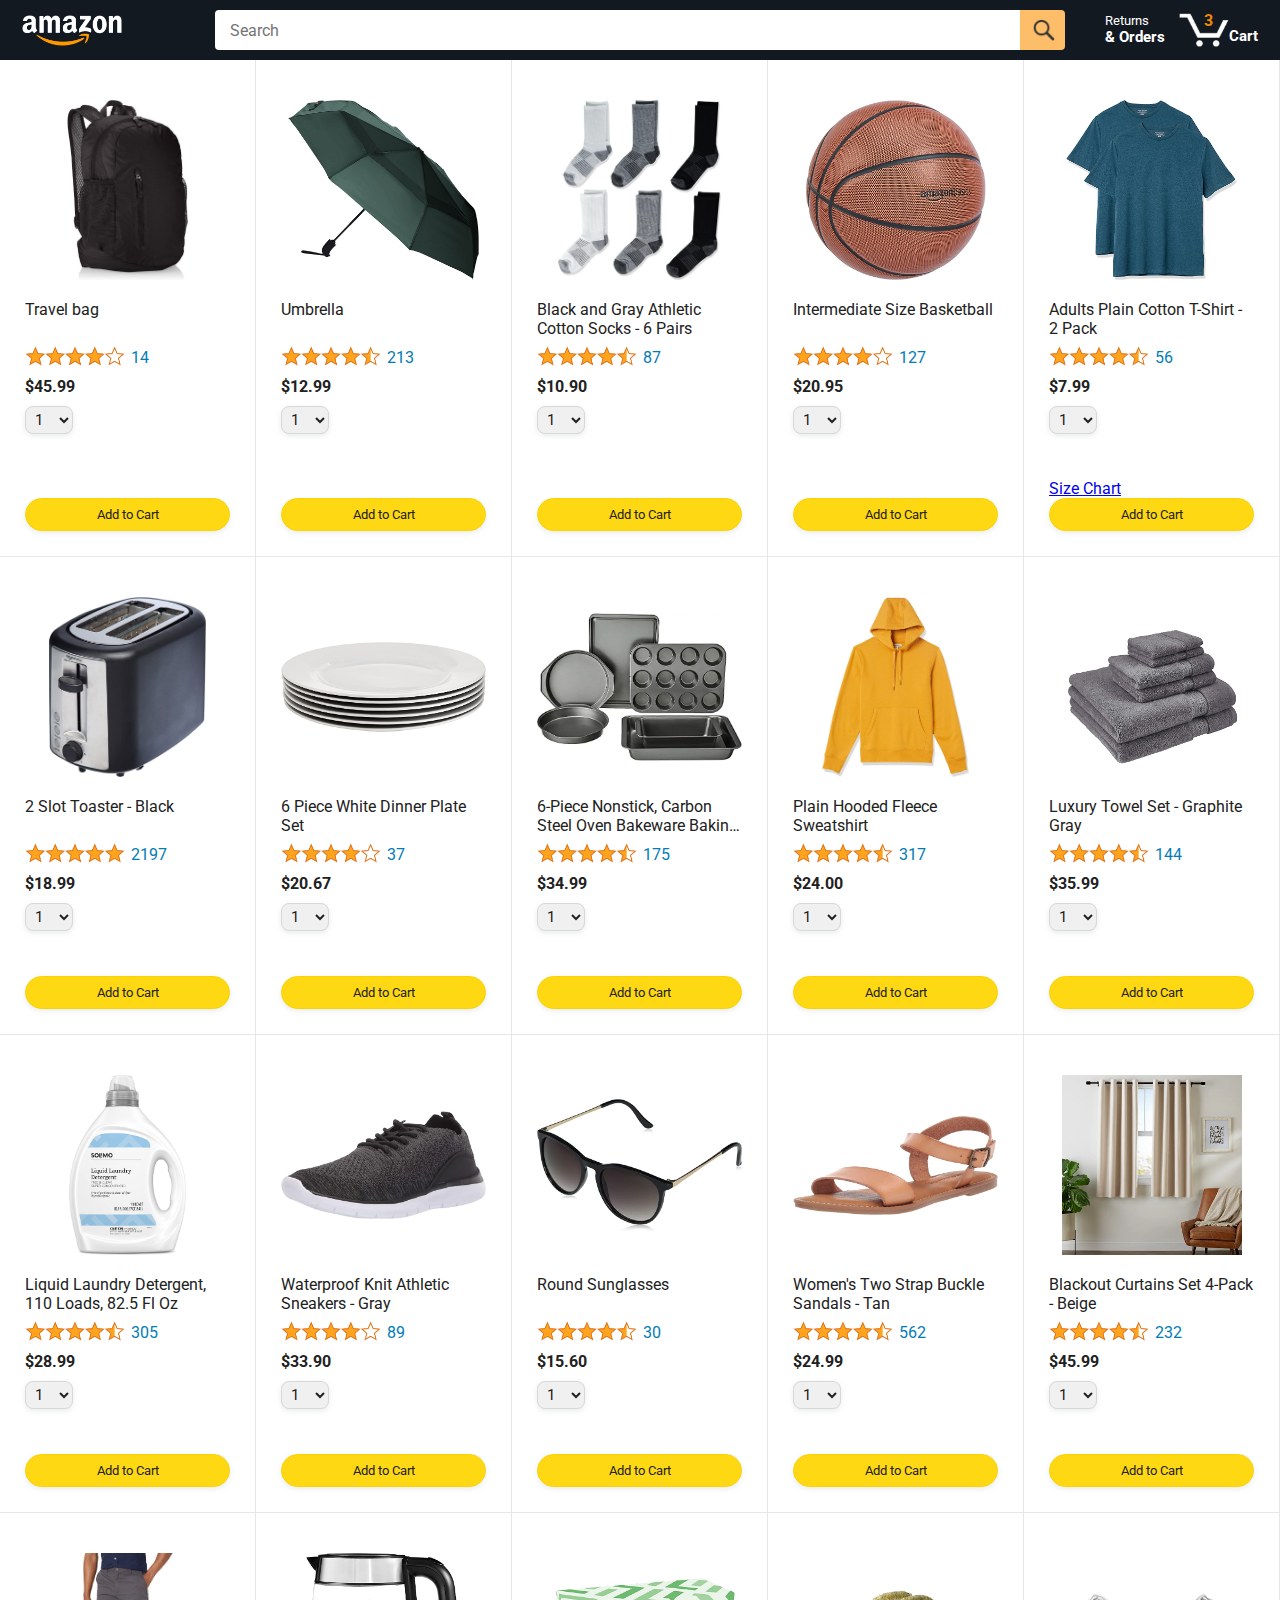
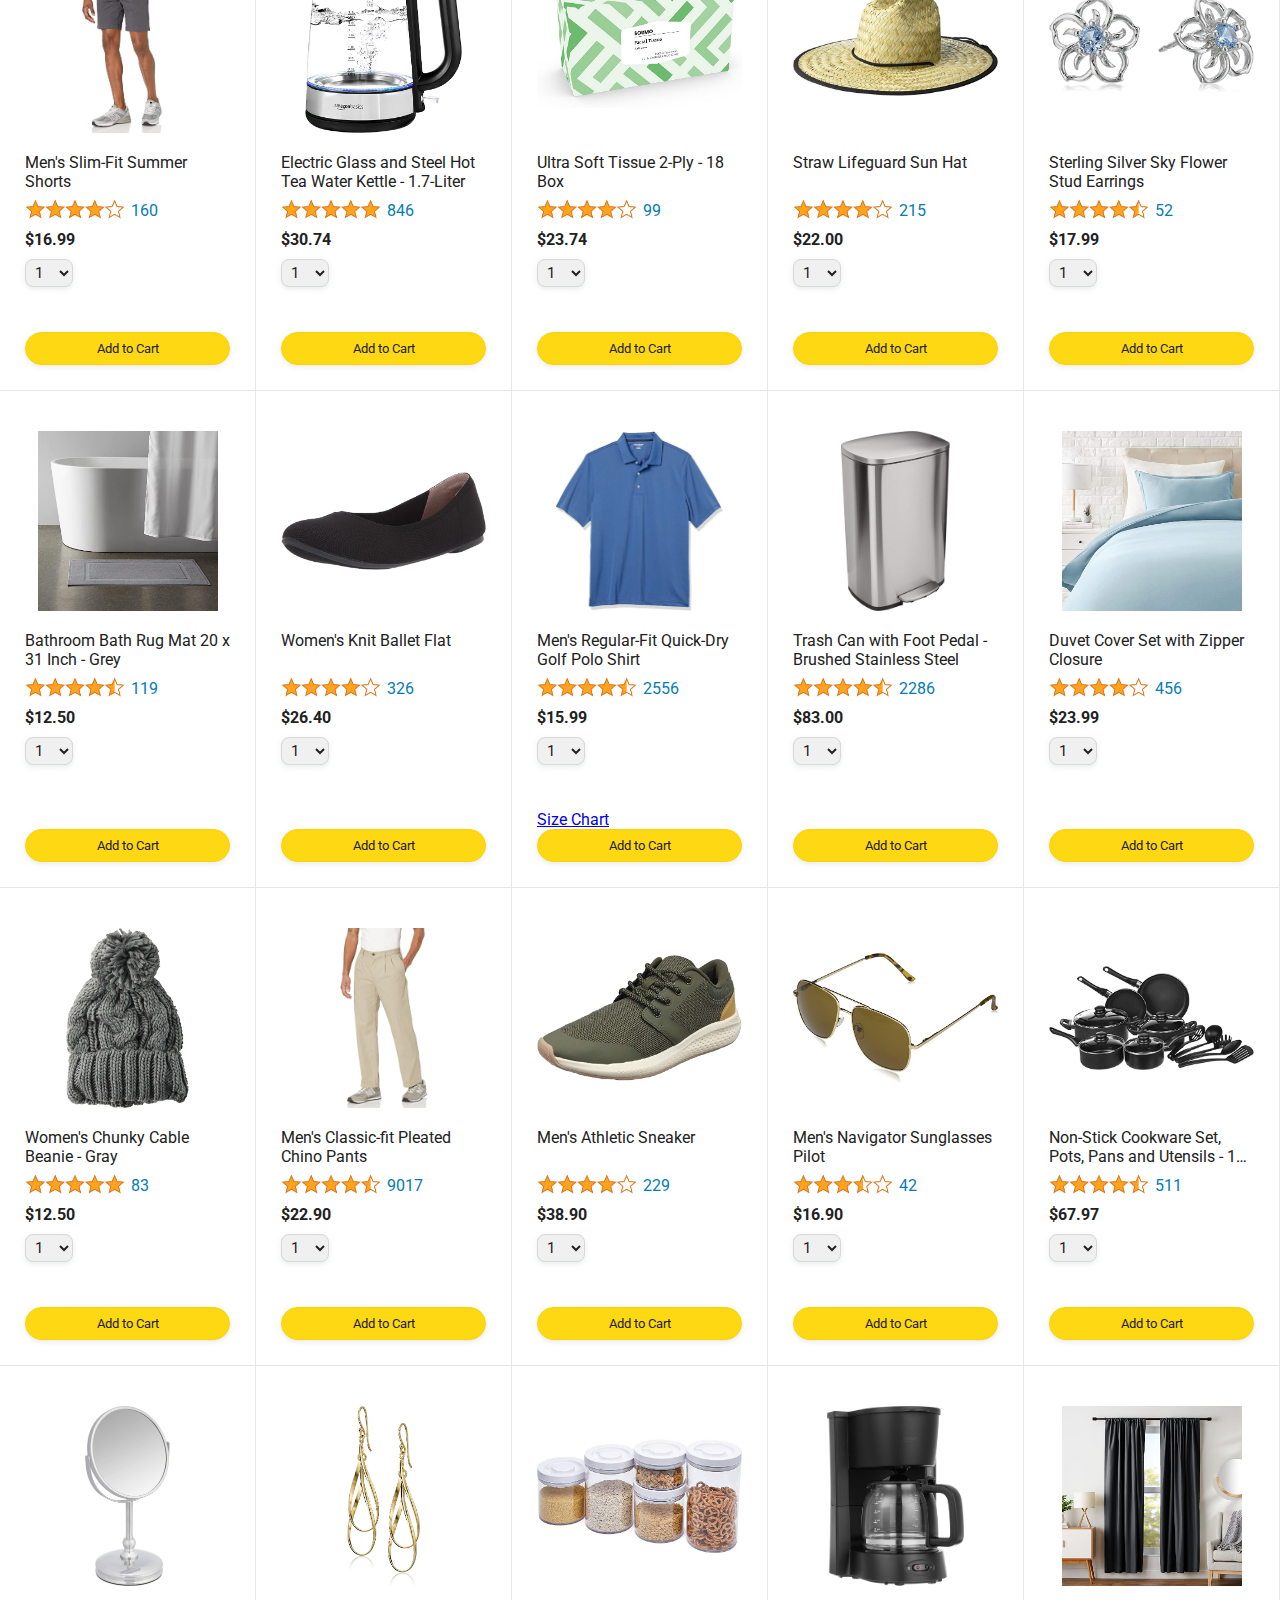
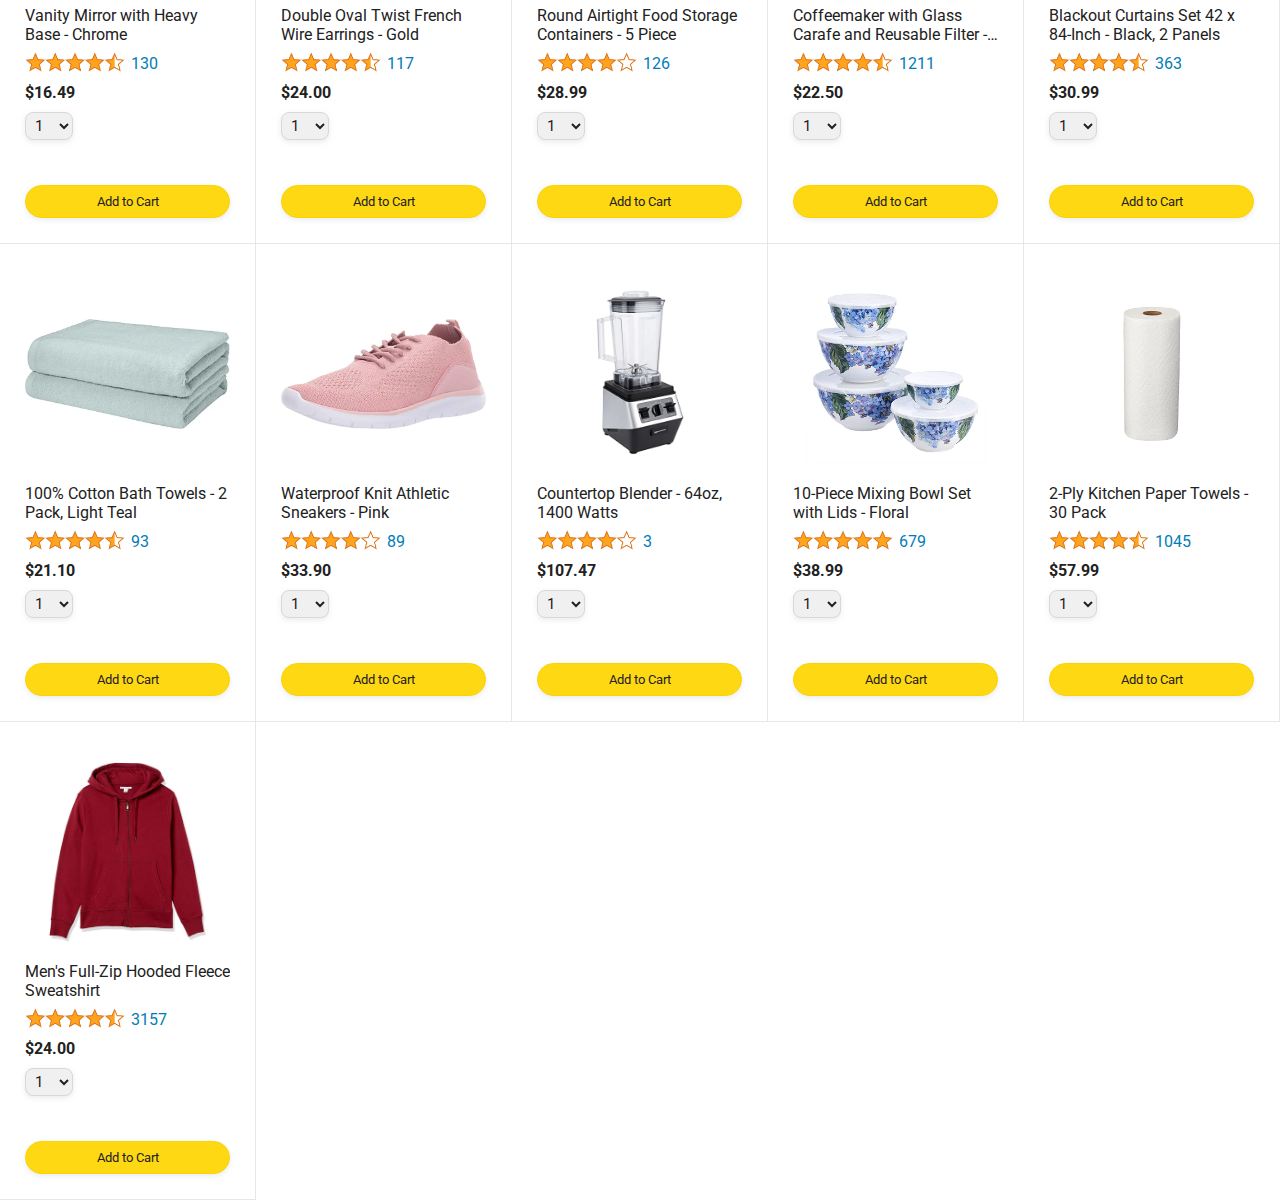
<file: index.html>
<!DOCTYPE html>
<html>
  <head>
    <title>Amazon Project</title>

    <!-- This code is needed for responsive design to work.
      (Responsive design = make the website look good on
      smaller screen sizes like a phone or a tablet). -->
    <meta name="viewport" content="width=device-width, initial-scale=1">

    <!-- Load a font called Roboto from Google Fonts. -->
    <link rel="preconnect" href="https://fonts.googleapis.com">
    <link rel="preconnect" href="https://fonts.gstatic.com" crossorigin>
    <link href="https://fonts.googleapis.com/css2?family=Roboto:wght@400;500;700&display=swap" rel="stylesheet">

    <!-- Here are the CSS files for this page. -->
    <link rel="stylesheet" href="styles/shared/general.css">
    <link rel="stylesheet" href="styles/shared/amazon-header.css">
    <link rel="stylesheet" href="styles/pages/amazon.css">

     <!-- Here are the Scripts -->
     <script type="module" src="/scripts/amazon.js" defer></script>
  </head>
  <body>
    <div class="amazon-header">
      <div class="amazon-header-left-section">
        <a href="index.html" class="header-link">
          <img class="amazon-logo"
            src="images/amazon-logo-white.png">
          <img class="amazon-mobile-logo"
            src="images/amazon-mobile-logo-white.png">
        </a>
      </div>

      <div class="amazon-header-middle-section">
        <input class="search-bar" type="text" placeholder="Search">

        <button class="search-button">
          <img class="search-icon" src="images/icons/search-icon.png">
        </button>
      </div>

      <div class="amazon-header-right-section">
        <a class="orders-link header-link" href="orders.html">
          <span class="returns-text">Returns</span>
          <span class="orders-text">& Orders</span>
        </a>

        <a class="cart-link header-link" href="checkout.html">
          <img class="cart-icon" src="images/icons/cart-icon.png">
          <div class="cart-quantity js-cart-quantity"></div>
          <div class="cart-text">Cart</div>
        </a>
      </div>
    </div>
    
    <div class="main">
      <div class="js-products-grid products-grid">
        <p>Loading products...</p>
      </div>
     
    </div>

   
  </body>
</html>
</file>
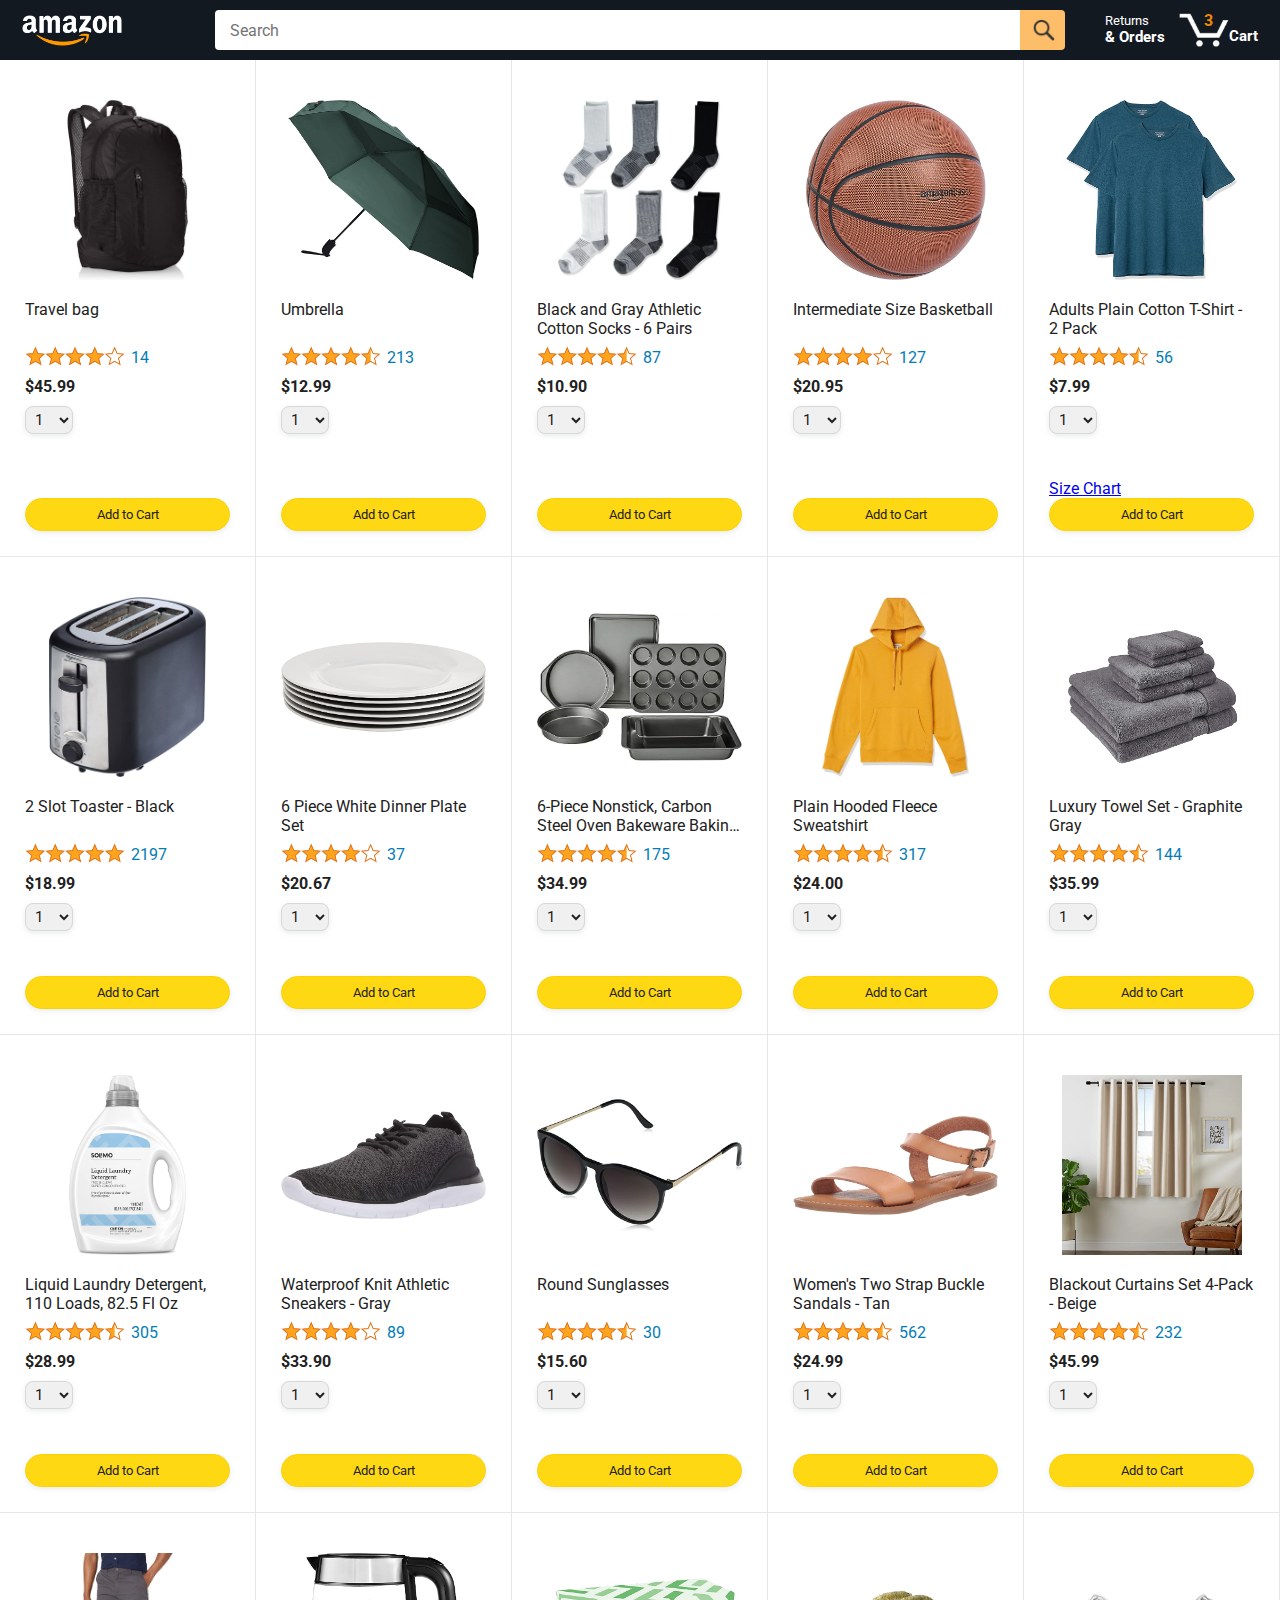
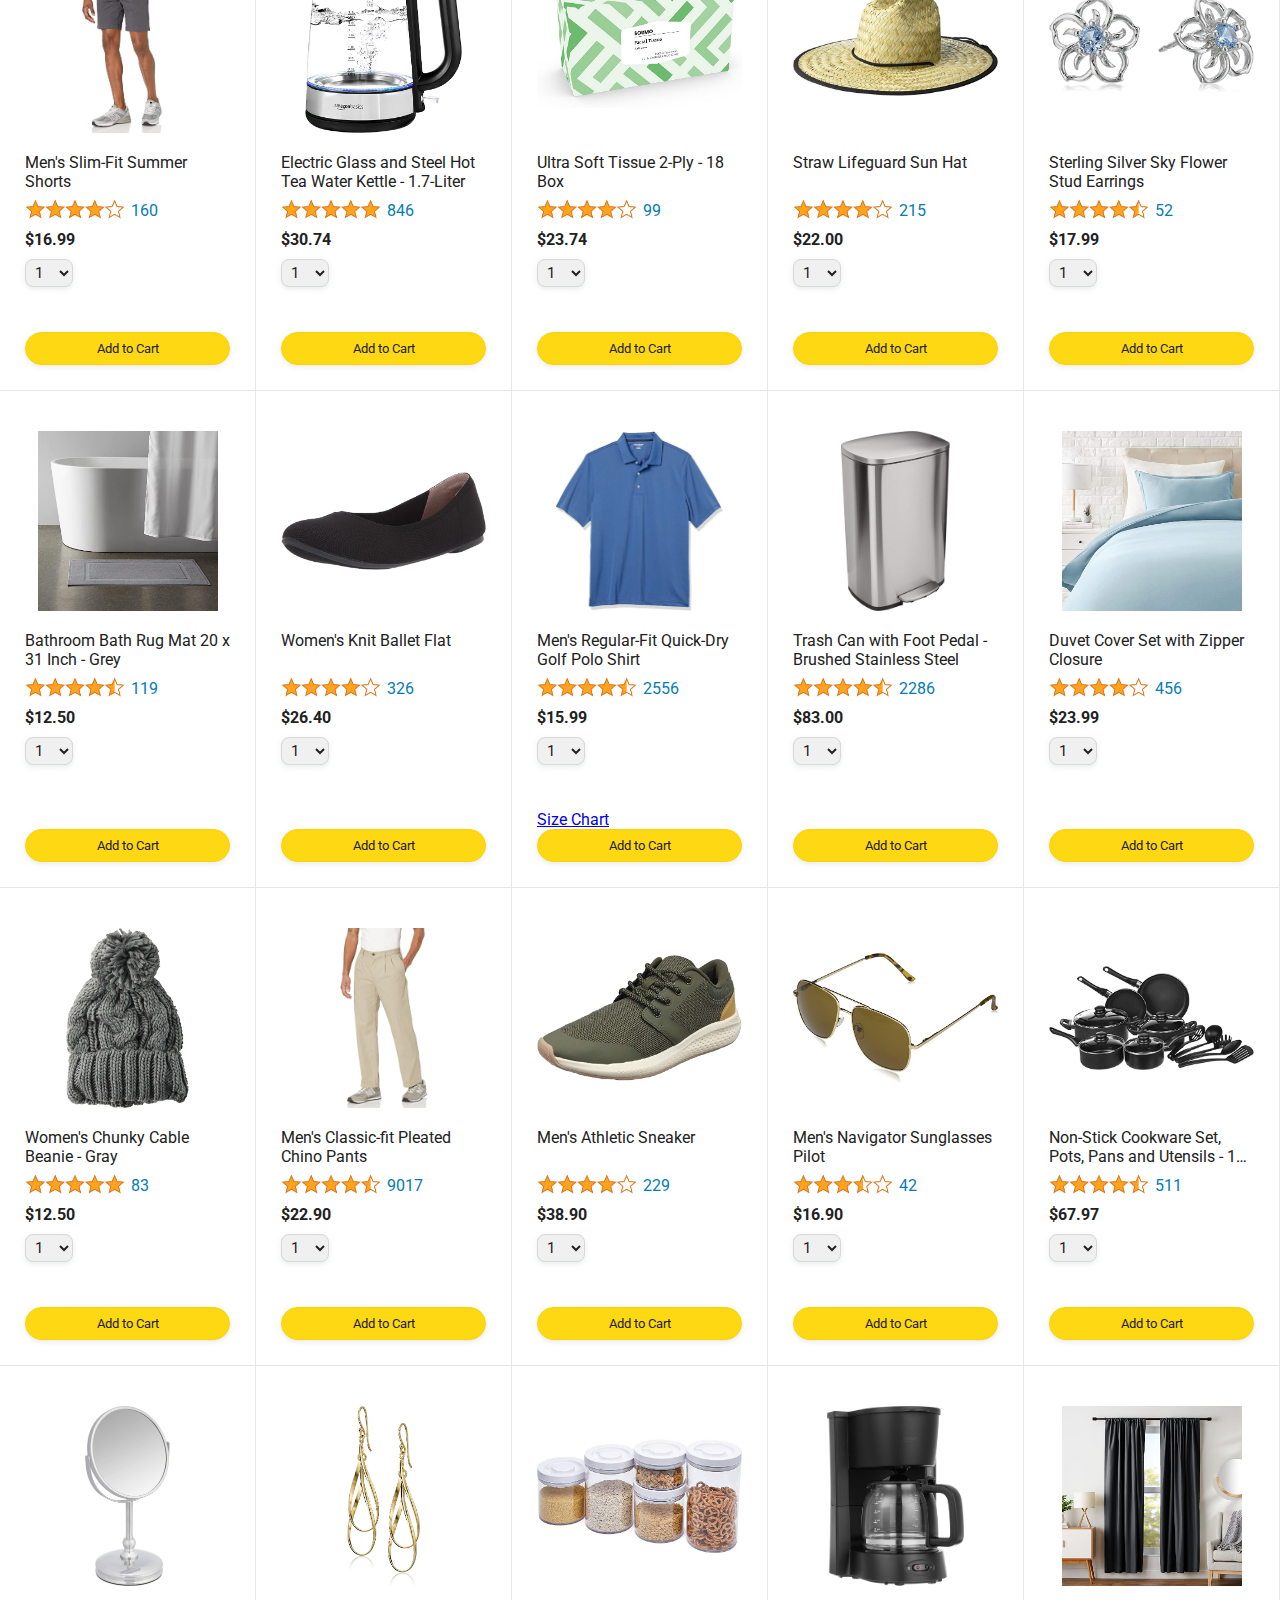
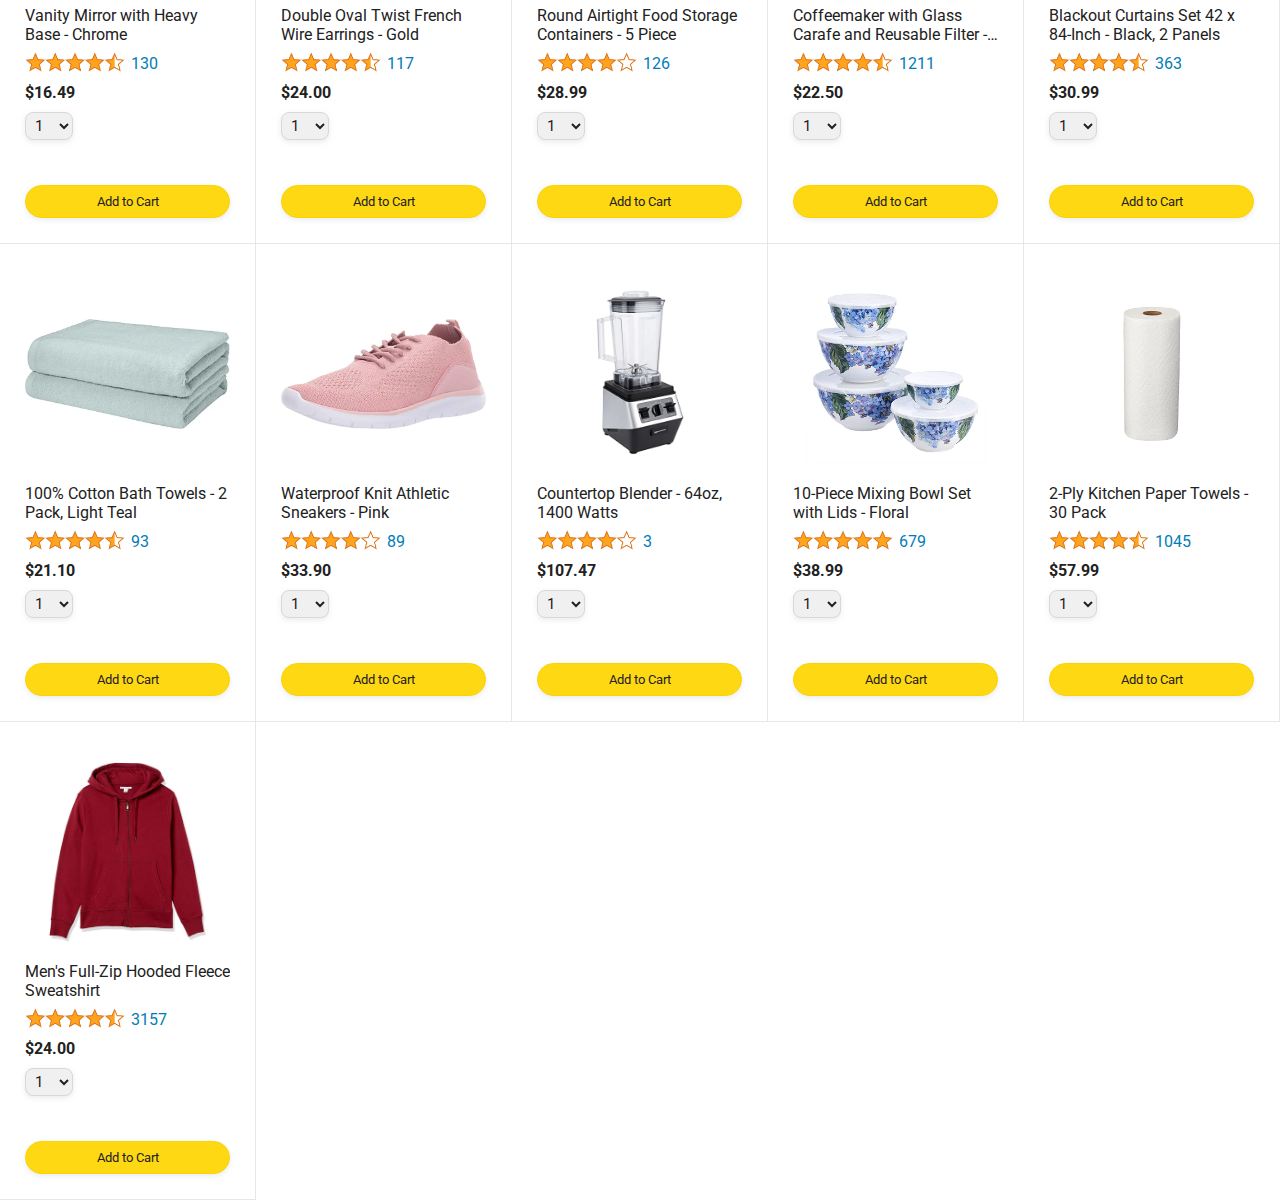
<file: amazon.html>
<!DOCTYPE html>
<html>
  <head>
    <title>Amazon Project</title>

    <!-- This code is needed for responsive design to work.
      (Responsive design = make the website look good on
      smaller screen sizes like a phone or a tablet). -->
    <meta name="viewport" content="width=device-width, initial-scale=1">

    <!-- Load a font called Roboto from Google Fonts. -->
    <link rel="preconnect" href="https://fonts.googleapis.com">
    <link rel="preconnect" href="https://fonts.gstatic.com" crossorigin>
    <link href="https://fonts.googleapis.com/css2?family=Roboto:wght@400;500;700&display=swap" rel="stylesheet">

    <!-- Here are the CSS files for this page. -->
    <link rel="stylesheet" href="styles/shared/general.css">
    <link rel="stylesheet" href="styles/shared/amazon-header.css">
    <link rel="stylesheet" href="styles/pages/amazon.css">

     <!-- Here are the Scripts -->
     <script type="module" src="/scripts/amazon.js" defer></script>
  </head>
  <body>
    <div class="amazon-header">
      <div class="amazon-header-left-section">
        <a href="amazon.html" class="header-link">
          <img class="amazon-logo"
            src="images/amazon-logo-white.png">
          <img class="amazon-mobile-logo"
            src="images/amazon-mobile-logo-white.png">
        </a>
      </div>

      <div class="amazon-header-middle-section">
        <input class="search-bar" type="text" placeholder="Search">

        <button class="search-button">
          <img class="search-icon" src="images/icons/search-icon.png">
        </button>
      </div>

      <div class="amazon-header-right-section">
        <a class="orders-link header-link" href="orders.html">
          <span class="returns-text">Returns</span>
          <span class="orders-text">& Orders</span>
        </a>

        <a class="cart-link header-link" href="checkout.html">
          <img class="cart-icon" src="images/icons/cart-icon.png">
          <div class="cart-quantity js-cart-quantity"></div>
          <div class="cart-text">Cart</div>
        </a>
      </div>
    </div>
    
    <div class="main">
      <div class="js-products-grid products-grid">
        <p>Loading products...</p>
      </div>
     
    </div>

   
  </body>
</html>
</file>
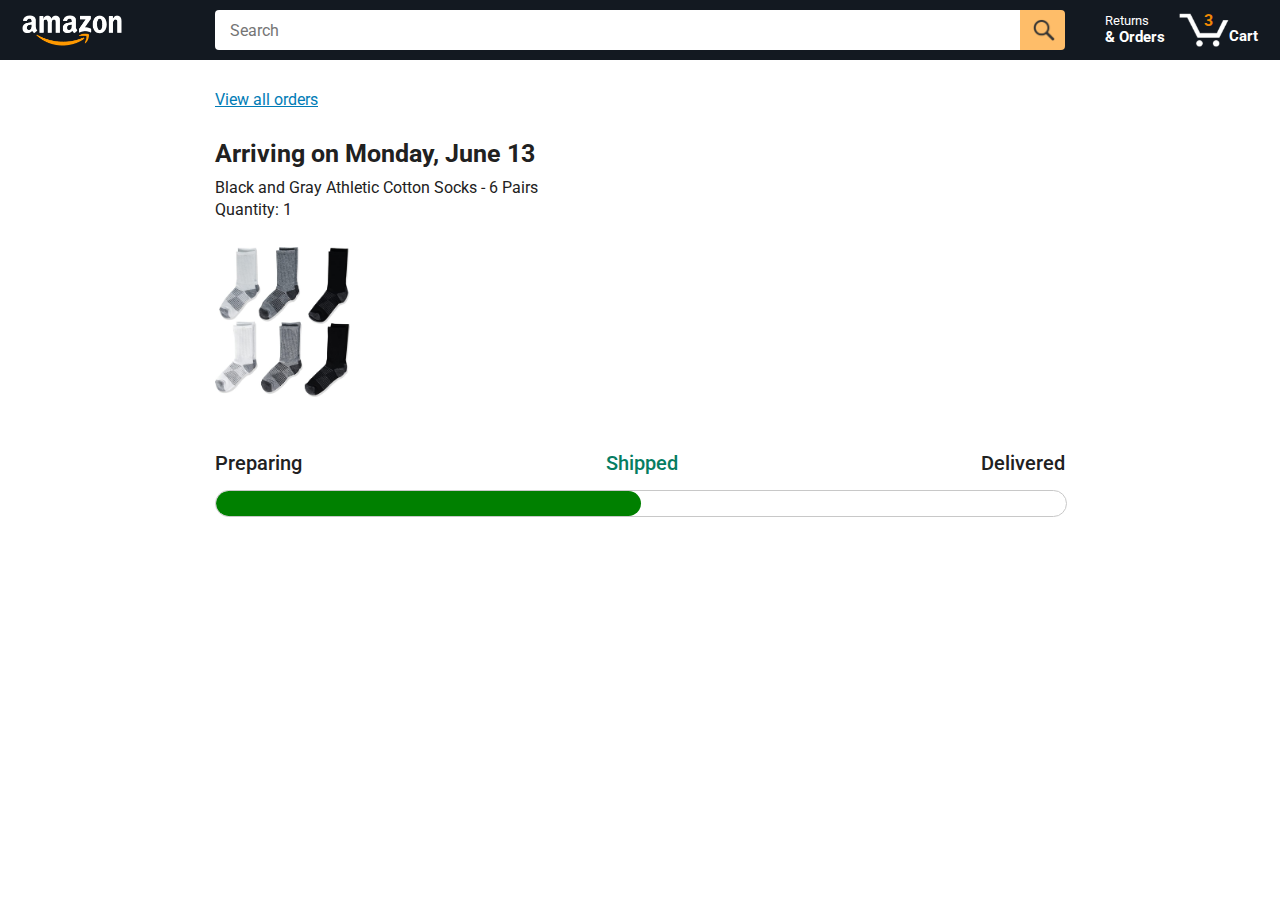
<file: tracking.html>
<!DOCTYPE html>
<html>
  <head>
    <title>Tracking</title>

    <!-- This code is needed for responsive design to work.
      (Responsive design = make the website look good on
      smaller screen sizes like a phone or a tablet). -->
    <meta name="viewport" content="width=device-width, initial-scale=1">

    <!-- Load a font called Roboto from Google Fonts. -->
    <link rel="preconnect" href="https://fonts.googleapis.com">
    <link rel="preconnect" href="https://fonts.gstatic.com" crossorigin>
    <link href="https://fonts.googleapis.com/css2?family=Roboto:wght@400;500;700&display=swap" rel="stylesheet">

    <!-- Here are the CSS files for this page. -->
    <link rel="stylesheet" href="styles/shared/general.css">
    <link rel="stylesheet" href="styles/shared/amazon-header.css">
    <link rel="stylesheet" href="styles/pages/tracking.css">
  </head>
  <body>
    <div class="amazon-header">
      <div class="amazon-header-left-section">
        <a href="index.html" class="header-link">
          <img class="amazon-logo"
            src="images/amazon-logo-white.png">
          <img class="amazon-mobile-logo"
            src="images/amazon-mobile-logo-white.png">
        </a>
      </div>

      <div class="amazon-header-middle-section">
        <input class="search-bar" type="text" placeholder="Search">

        <button class="search-button">
          <img class="search-icon" src="images/icons/search-icon.png">
        </button>
      </div>

      <div class="amazon-header-right-section">
        <a class="orders-link header-link" href="orders.html">
          <span class="returns-text">Returns</span>
          <span class="orders-text">& Orders</span>
        </a>

        <a class="cart-link header-link" href="checkout.html">
          <img class="cart-icon" src="images/icons/cart-icon.png">
          <div class="cart-quantity">3</div>
          <div class="cart-text">Cart</div>
        </a>
      </div>
    </div>

    <div class="main">
      <div class="order-tracking">
        <a class="back-to-orders-link link-primary" href="orders.html">
          View all orders
        </a>

        <div class="delivery-date">
          Arriving on Monday, June 13
        </div>

        <div class="product-info">
          Black and Gray Athletic Cotton Socks - 6 Pairs
        </div>

        <div class="product-info">
          Quantity: 1
        </div>

        <img class="product-image" src="images/products/athletic-cotton-socks-6-pairs.jpg">

        <div class="progress-labels-container">
          <div class="progress-label">
            Preparing
          </div>
          <div class="progress-label current-status">
            Shipped
          </div>
          <div class="progress-label">
            Delivered
          </div>
        </div>

        <div class="progress-bar-container">
          <div class="progress-bar"></div>
        </div>
      </div>
    </div>

    <script>
      const url = new URL(window.location.href);
      console.log(url.searchParams.get('orderId'));
      console.log(url.searchParams.get('productId'));
    </script>
  </body>
</html>
</file>
<file: styles/shared/general.css>
body {
  font-family: Roboto, Arial;
  color: rgb(33, 33, 33);
  /* The <body> element has a default margin of 8px
     on all sides. This removes the default margins. */
  margin: 0;
}

/* <p> elements have a default margin on the top
   and bottom. This removes the default margins. */
p {
  margin: 0;
}

button {
  cursor: pointer;
}

select {
  cursor: pointer;
}

input, select, button {
  font-family: Roboto, Arial;
}

.button-primary {
  color: rgb(33, 33, 33);
  background-color: rgb(255, 216, 20);
  border: 1px solid rgb(252, 210, 0);
  border-radius: 8px;
  cursor: pointer;
  box-shadow: 0 2px 5px rgba(213, 217, 217, 0.5);
}

.button-primary:hover {
  background-color: rgb(247, 202, 0);
  border: 1px solid rgb(242, 194, 0);
}

.button-primary:active {
  background: rgb(255, 216, 20);
  border-color: rgb(252, 210, 0);
  box-shadow: none;
}

.button-secondary {
  color: rgb(33, 33, 33);
  background: white;
  border: 1px solid rgb(213, 217, 217);
  border-radius: 8px;
  cursor: pointer;
  box-shadow: 0 2px 5px rgba(213, 217, 217, 0.5);
}

.button-secondary:hover {
  background-color: rgb(247, 250, 250);
}

.button-secondary:active {
  background-color: rgb(237, 253, 255);
  box-shadow: none;
}

/* These styles will limit text to 2 lines. Anything
   beyond 2 lines will be replaced with "..."
   You can find this code by using an A.I. tool or by
   searching in Google.
   https://css-tricks.com/almanac/properties/l/line-clamp/ */
.limit-text-to-2-lines {
  display: -webkit-box;
  -webkit-line-clamp: 2;
  -webkit-box-orient: vertical;
  overflow: hidden;
}

.link-primary {
  color: rgb(1, 124, 182);
  cursor: pointer;
}

.link-primary:hover {
  color: rgb(196, 80, 0);
}

/* Styles for dropdown selectors. */
select {
  color: rgb(33, 33, 33);
  background-color: rgb(240, 240, 240);
  border: 1px solid rgb(213, 217, 217);
  border-radius: 8px;
  padding: 3px 5px;
  font-size: 15px;
  cursor: pointer;
  box-shadow: 0 2px 5px rgba(213, 217, 217, 0.5);
}

select:focus,
input:focus {
  outline: 2px solid rgb(255, 153, 0);
}
</file>
<file: styles/shared/amazon-header.css>
.amazon-header {
  background-color: rgb(19, 25, 33);
  color: white;
  padding-left: 15px;
  padding-right: 15px;

  display: flex;
  align-items: center;
  justify-content: space-between;

  position: fixed;
  top: 0;
  left: 0;
  right: 0;
  height: 60px;
}

.amazon-header-left-section {
  width: 180px;
}

@media (max-width: 800px) {
  .amazon-header-left-section {
    width: unset;
  }
}

.header-link {
  display: inline-block;
  padding: 6px;
  border-radius: 2px;
  cursor: pointer;
  text-decoration: none;
  border: 1px solid rgba(0, 0, 0, 0);
}

.header-link:hover {
  border: 1px solid white;
}

.amazon-logo {
  width: 100px;
  margin-top: 5px;
}

.amazon-mobile-logo {
  display: none;
}

@media (max-width: 575px) {
  .amazon-logo {
    display: none;
  }

  .amazon-mobile-logo {
    display: block;
    height: 35px;
    margin-top: 5px;
  }
}

.amazon-header-middle-section {
  flex: 1;
  max-width: 850px;
  margin-left: 10px;
  margin-right: 10px;
  display: flex;
}

.search-bar {
  flex: 1;
  width: 0;
  font-size: 16px;
  height: 38px;
  padding-left: 15px;
  border: none;
  border-top-left-radius: 4px;
  border-bottom-left-radius: 4px;
  border-top-right-radius: 0;
  border-bottom-right-radius: 0;
}

.search-button {
  background-color: rgb(254, 189, 105);
  border: none;
  width: 45px;
  height: 40px;
  border-top-right-radius: 4px;
  border-bottom-right-radius: 4px;
  flex-shrink: 0;
}

.search-icon {
  height: 22px;
  margin-left: 2px;
  margin-top: 3px;
}

.amazon-header-right-section {
  width: 180px;
  flex-shrink: 0;
  display: flex;
  justify-content: end;
}

.orders-link {
  color: white;
}

.returns-text {
  display: block;
  font-size: 13px;
}

.orders-text {
  display: block;
  font-size: 15px;
  font-weight: 700;
}

.cart-link {
  color: white;
  display: flex;
  align-items: center;
  position: relative;
}

.cart-icon {
  width: 50px;
}

.cart-text {
  margin-top: 12px;
  font-size: 15px;
  font-weight: 700;
}

.cart-quantity {
  color: rgb(240, 136, 4);
  font-size: 16px;
  font-weight: 700;

  position: absolute;
  top: 4px;
  left: 22px;
  
  width: 26px;
  text-align: center;
}
</file>
<file: styles/pages/amazon.css>
.main {
  margin-top: 60px;
}

.products-grid {
  display: grid;

  /* - In CSS Grid, 1fr means a column will take up the
       remaining space in the grid.
     - If we write 1fr 1fr ... 1fr; 8 times, this will
       divide the grid into 8 columns, each taking up an
       equal amount of the space.
     - repeat(8, 1fr); is a shortcut for repeating "1fr"
       8 times (instead of typing out "1fr" 8 times).
       repeat(...) is a special property that works with
       display: grid; */
  grid-template-columns: repeat(8, 1fr);
}

/* @media is used to create responsive design (making the
   website look good on any screen size). This @media
   means when the screen width is 2000px or less, we
   will divide the grid into 7 columns instead of 8. */
@media (max-width: 2000px) {
  .products-grid {
    grid-template-columns: repeat(7, 1fr);
  }
}

/* This @media means when the screen width is 1600px or
   less, we will divide the grid into 6 columns. */
@media (max-width: 1600px) {
  .products-grid {
    grid-template-columns: repeat(6, 1fr);
  }
}

@media (max-width: 1300px) {
  .products-grid {
    grid-template-columns: repeat(5, 1fr);
  }
}

@media (max-width: 1000px) {
  .products-grid {
    grid-template-columns: repeat(4, 1fr);
  }
}

@media (max-width: 800px) {
  .products-grid {
    grid-template-columns: repeat(3, 1fr);
  }
}

@media (max-width: 575px) {
  .products-grid {
    grid-template-columns: repeat(2, 1fr);
  }
}

@media (max-width: 450px) {
  .products-grid {
    grid-template-columns: 1fr;
  }
}

.product-container {
  padding-top: 40px;
  padding-bottom: 25px;
  padding-left: 25px;
  padding-right: 25px;

  border-right: 1px solid rgb(231, 231, 231);
  border-bottom: 1px solid rgb(231, 231, 231);

  display: flex;
  flex-direction: column;
}

.product-image-container {
  display: flex;
  justify-content: center;
  align-items: center;

  height: 180px;
  margin-bottom: 20px;
}

.product-image {
  /* Images will overflow their container by default. To
    prevent this, we set max-width and max-height to 100%
    so they stay inside their container. */
  max-width: 100%;
  max-height: 100%;
}

.product-name {
  height: 40px;
  margin-bottom: 5px;
}

.product-rating-container {
  display: flex;
  align-items: center;
  margin-bottom: 10px;
}

.product-rating-stars {
  width: 100px;
  margin-right: 6px;
}

.product-rating-count {
  color: rgb(1, 124, 182);
  cursor: pointer;
  margin-top: 3px;
}

.product-price {
  font-weight: 700;
  margin-bottom: 10px;
}

.product-quantity-container {
  margin-bottom: 17px;
}

.product-spacer {
  flex: 1;
}

.added-to-cart {
  color: rgb(6, 125, 98);
  font-size: 16px;

  display: flex;
  align-items: center;
  margin-bottom: 8px;

  /* At first, the "Added to cart" message will
     be invisible. Use JavaScript to change the
     opacity and make it visible. */
  opacity: 0;
}

.added-to-cart-show{
  opacity:1;
}

.added-to-cart img {
  height: 20px;
  margin-right: 5px;
}

.add-to-cart-button {
  width: 100%;
  padding: 8px;
  border-radius: 50px;
}
</file>
<file: styles/pages/tracking.css>
.main {
  max-width: 850px;
  margin-top: 90px;
  margin-bottom: 100px;
  padding-left: 30px;
  padding-right: 30px;

  /* margin-left: auto;
     margin-right auto;
     Is a trick for centering an element horizontally
     without needing a container. */
  margin-left: auto;
  margin-right: auto;
}

.back-to-orders-link {
  display: inline-block;
  margin-bottom: 30px;
}

.delivery-date {
  font-size: 25px;
  font-weight: 700;
  margin-bottom: 10px;
}

.product-info {
  margin-bottom: 3px;
}

.product-image {
  max-width: 150px;
  max-height: 150px;
  margin-top: 25px;
  margin-bottom: 50px;
}

.progress-labels-container {
  display: flex;
  justify-content: space-between;
  font-size: 20px;
  font-weight: 500;
  margin-bottom: 15px;
}

.current-status {
  color: rgb(6, 125, 98);
}

@media (max-width: 575px) {
  .progress-labels-container {
    font-size: 16px;
  }
}

@media (max-width: 450px) {
  .progress-labels-container {
    flex-direction: column;
    margin-bottom: 5px;
  }

  .progress-label {
    margin-bottom: 3px;
  }
}

.progress-bar-container {
  height: 25px;
  width: 100%;

  border: 1px solid rgb(200, 200, 200);
  border-radius: 50px;
  overflow: hidden;
}

.progress-bar {
  height: 100%;
  background-color: green;
  border-radius: 50px;
  width: 50%;
}
</file>
